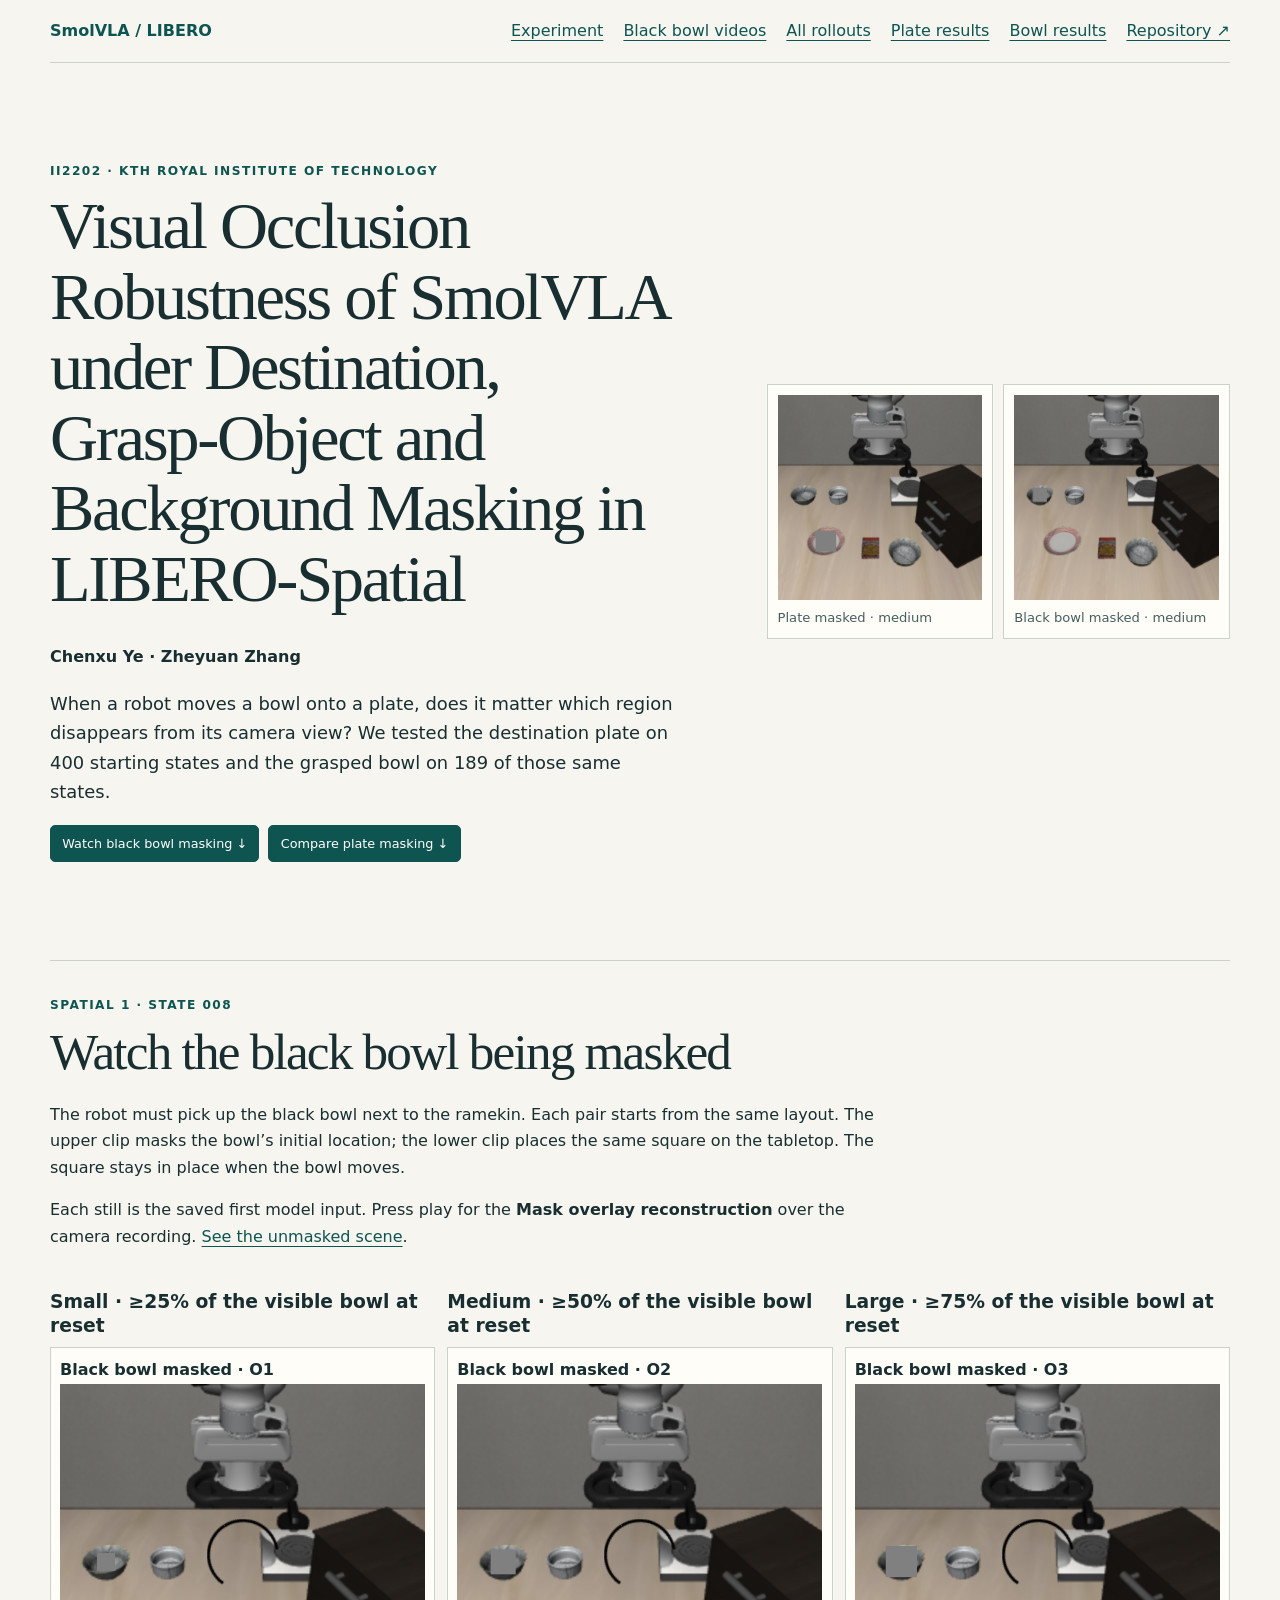
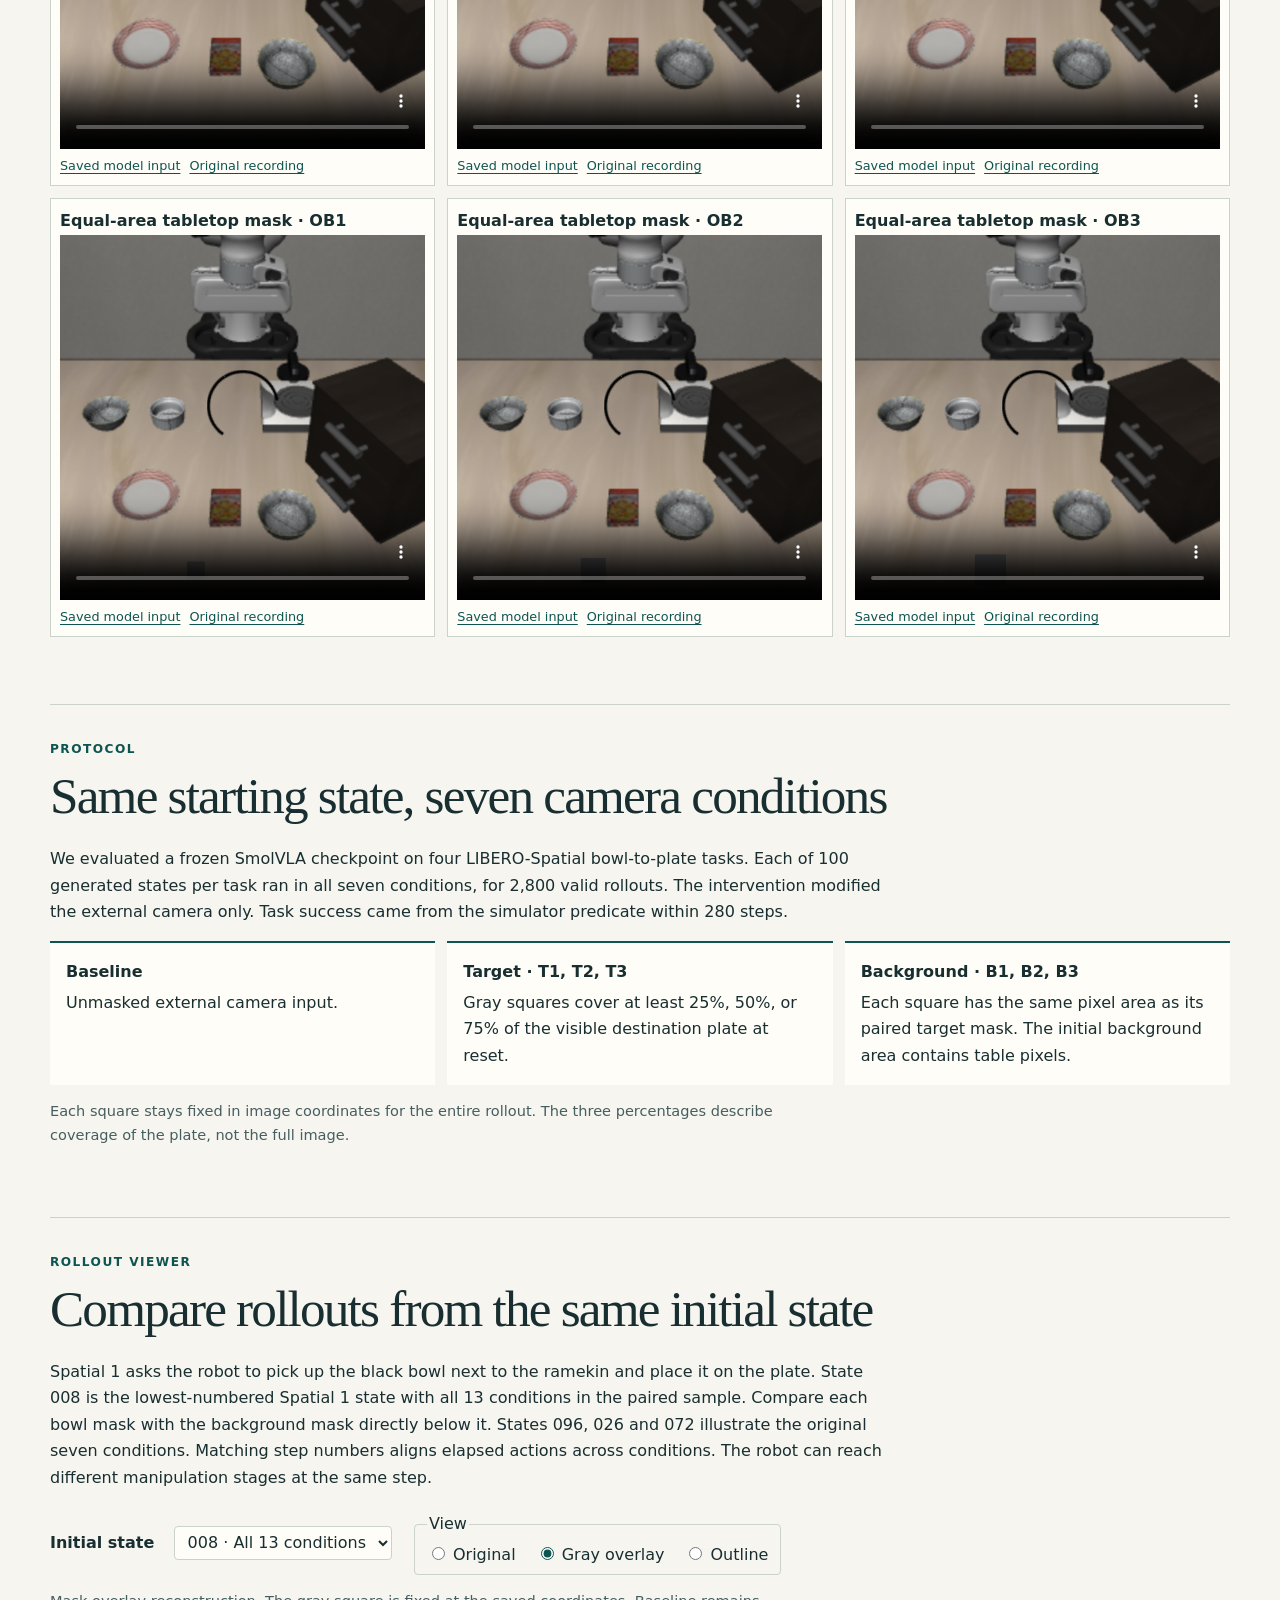
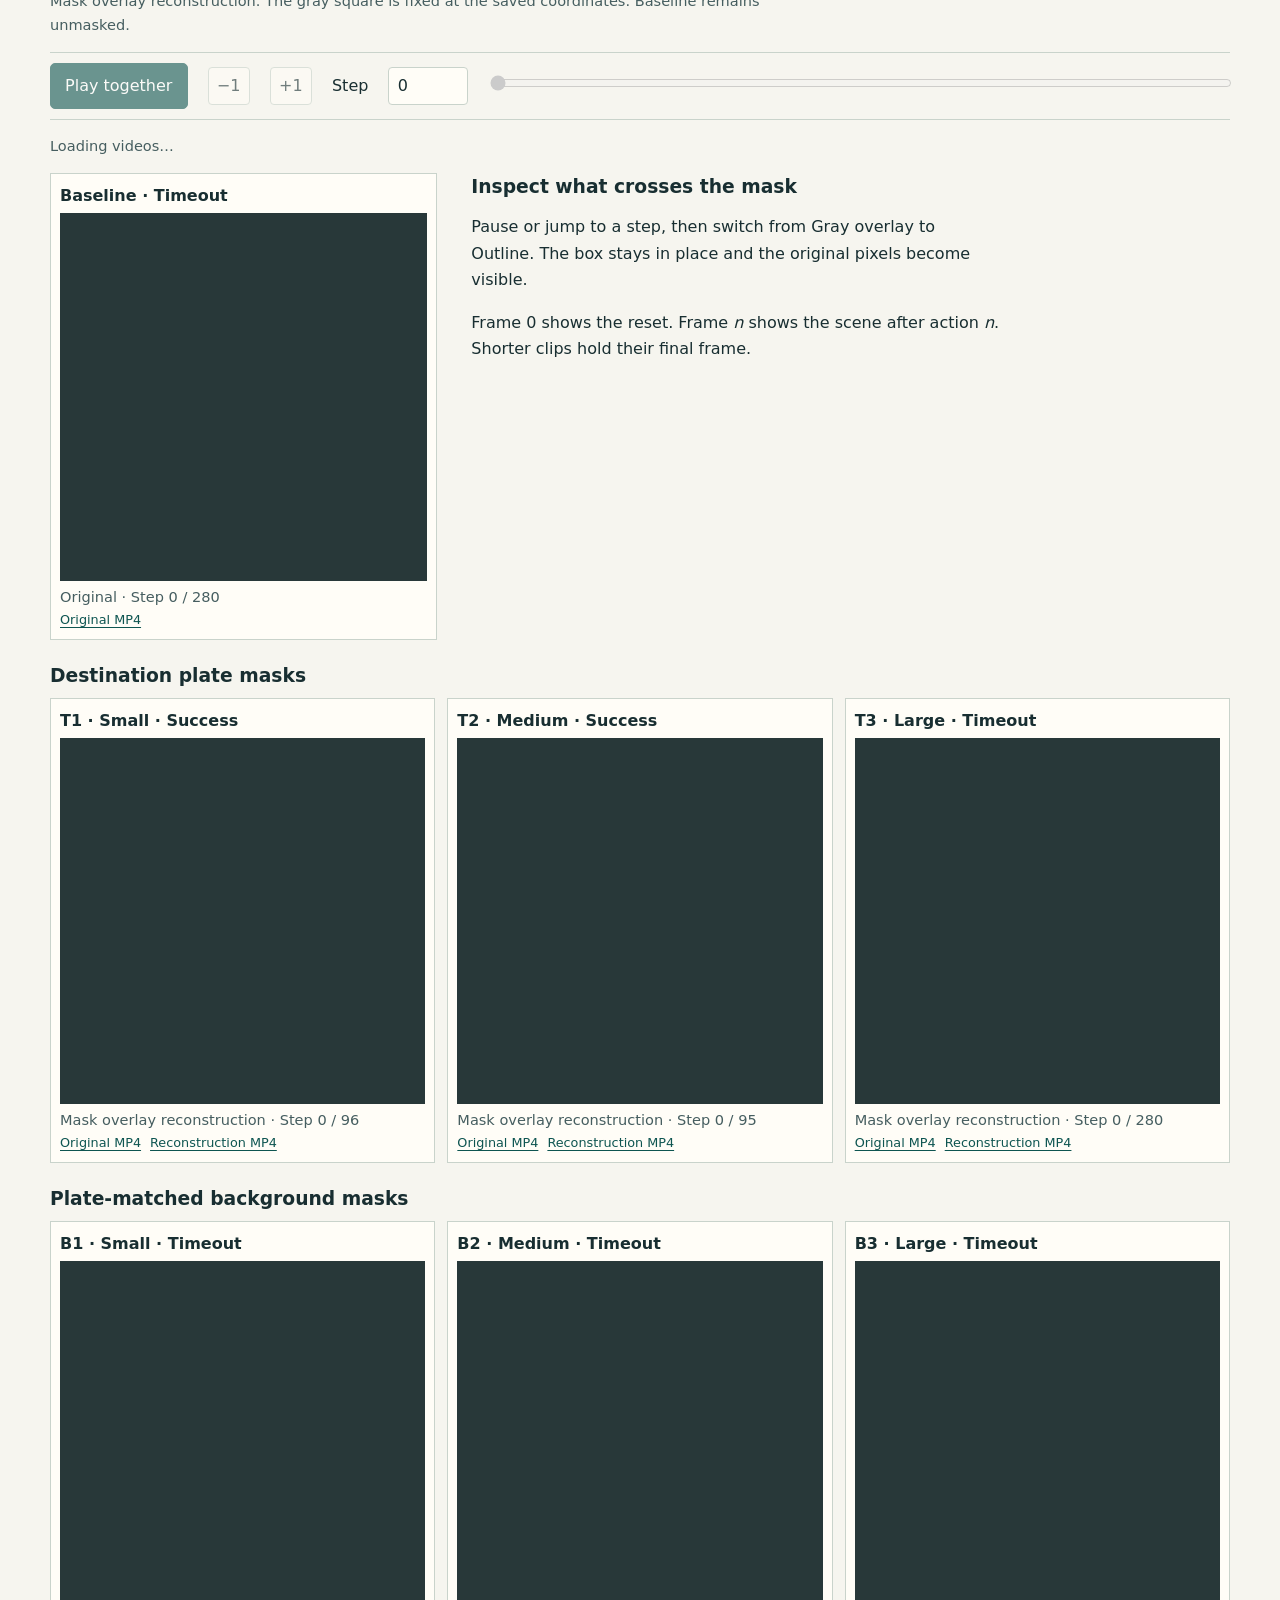
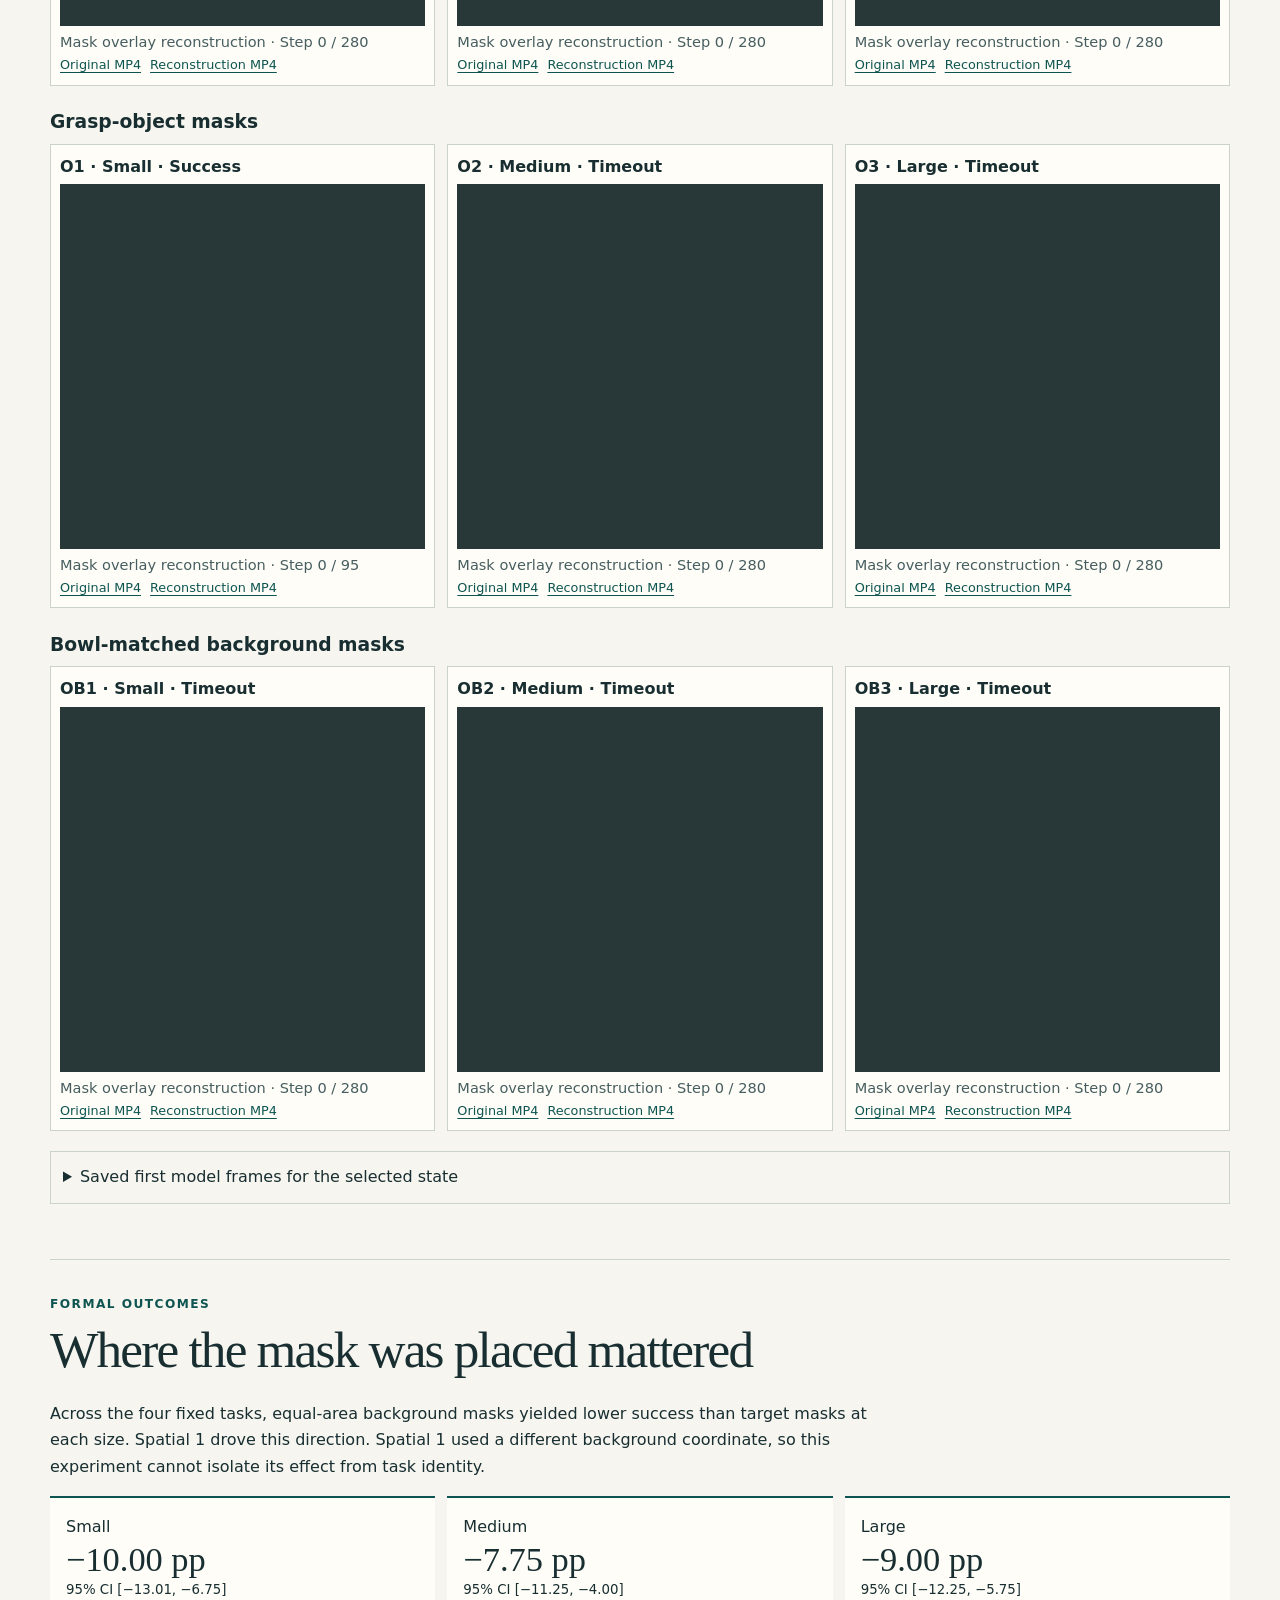
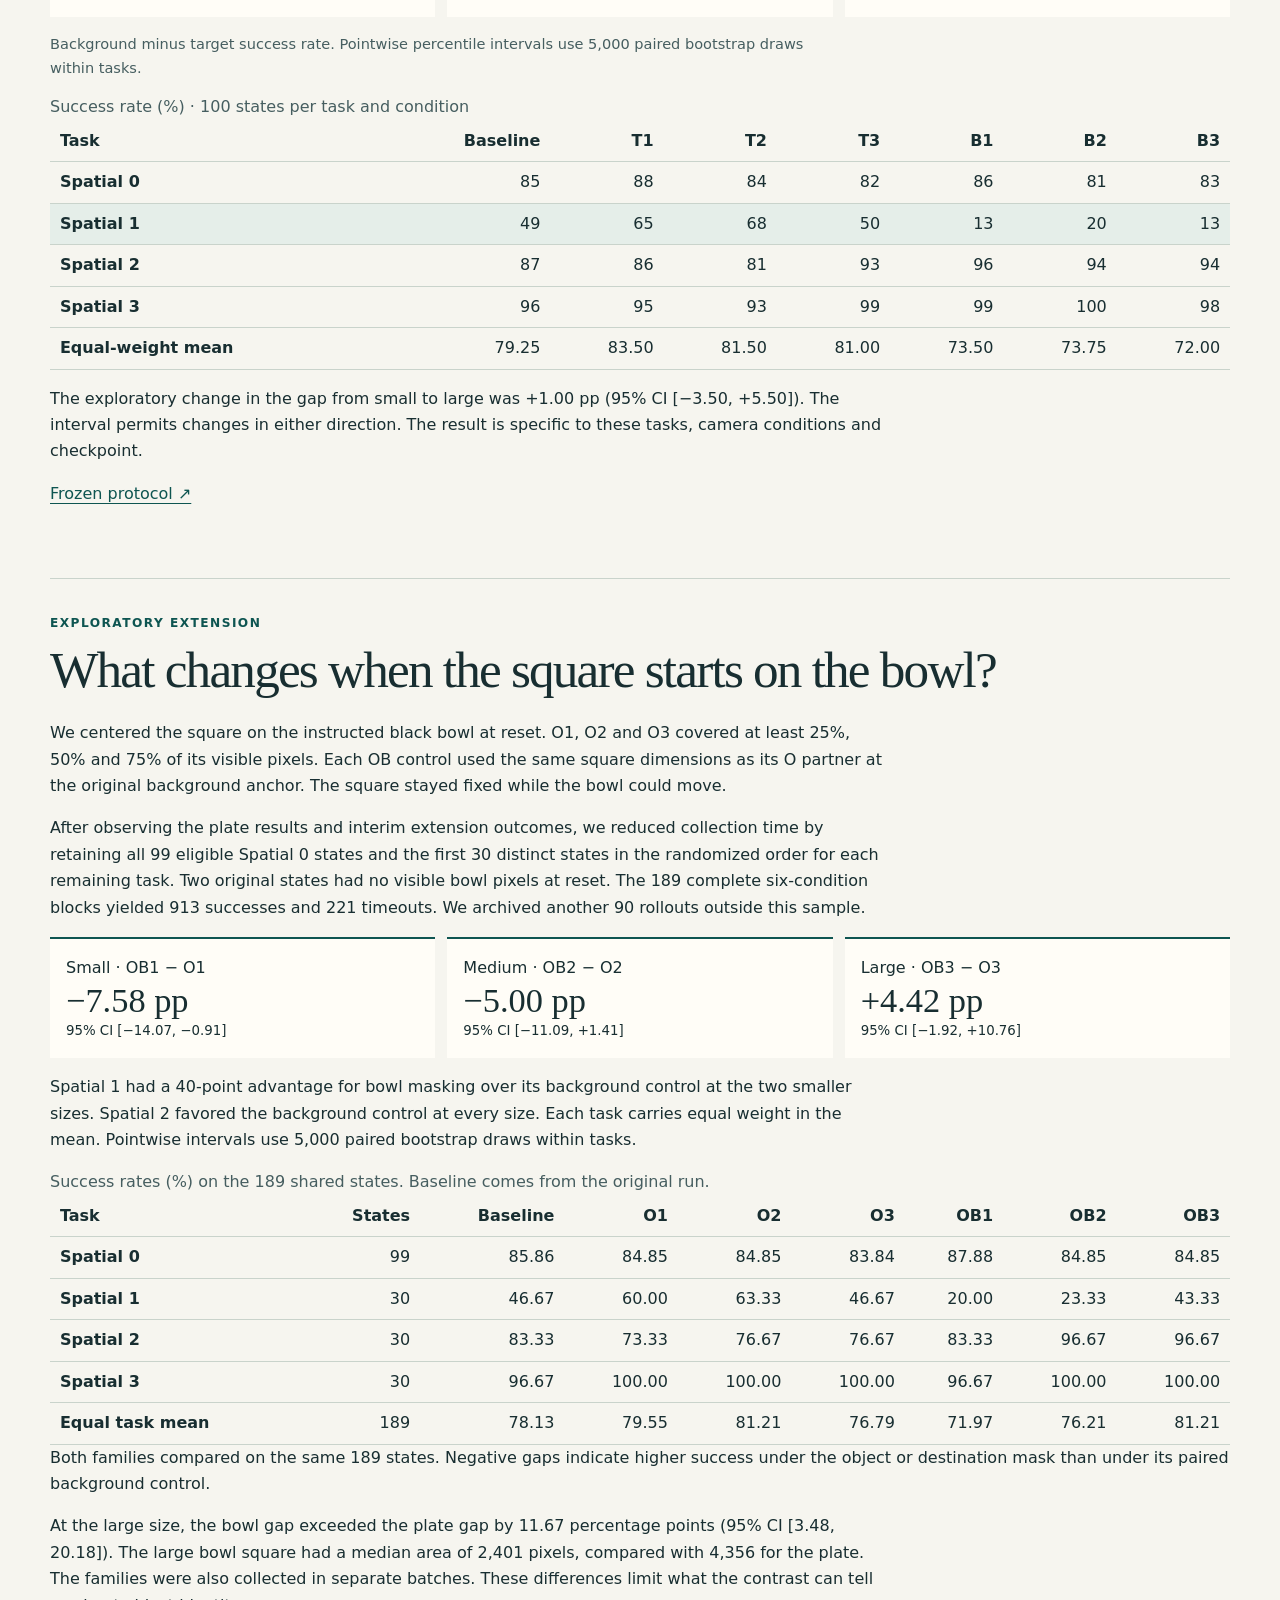
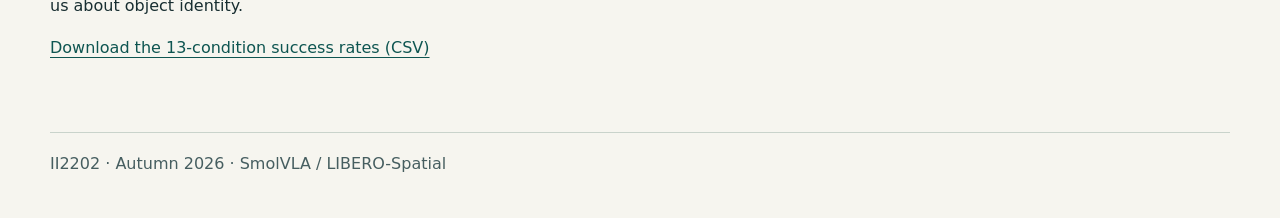
<file: docs/index.html>
<!doctype html>
<html lang="en"><meta charset="utf-8"><meta http-equiv="refresh" content="0; url=project/"><title>SmolVLA Occlusion Study</title><a href="project/">Open the SmolVLA occlusion project and rollout viewer</a></html>
</file>
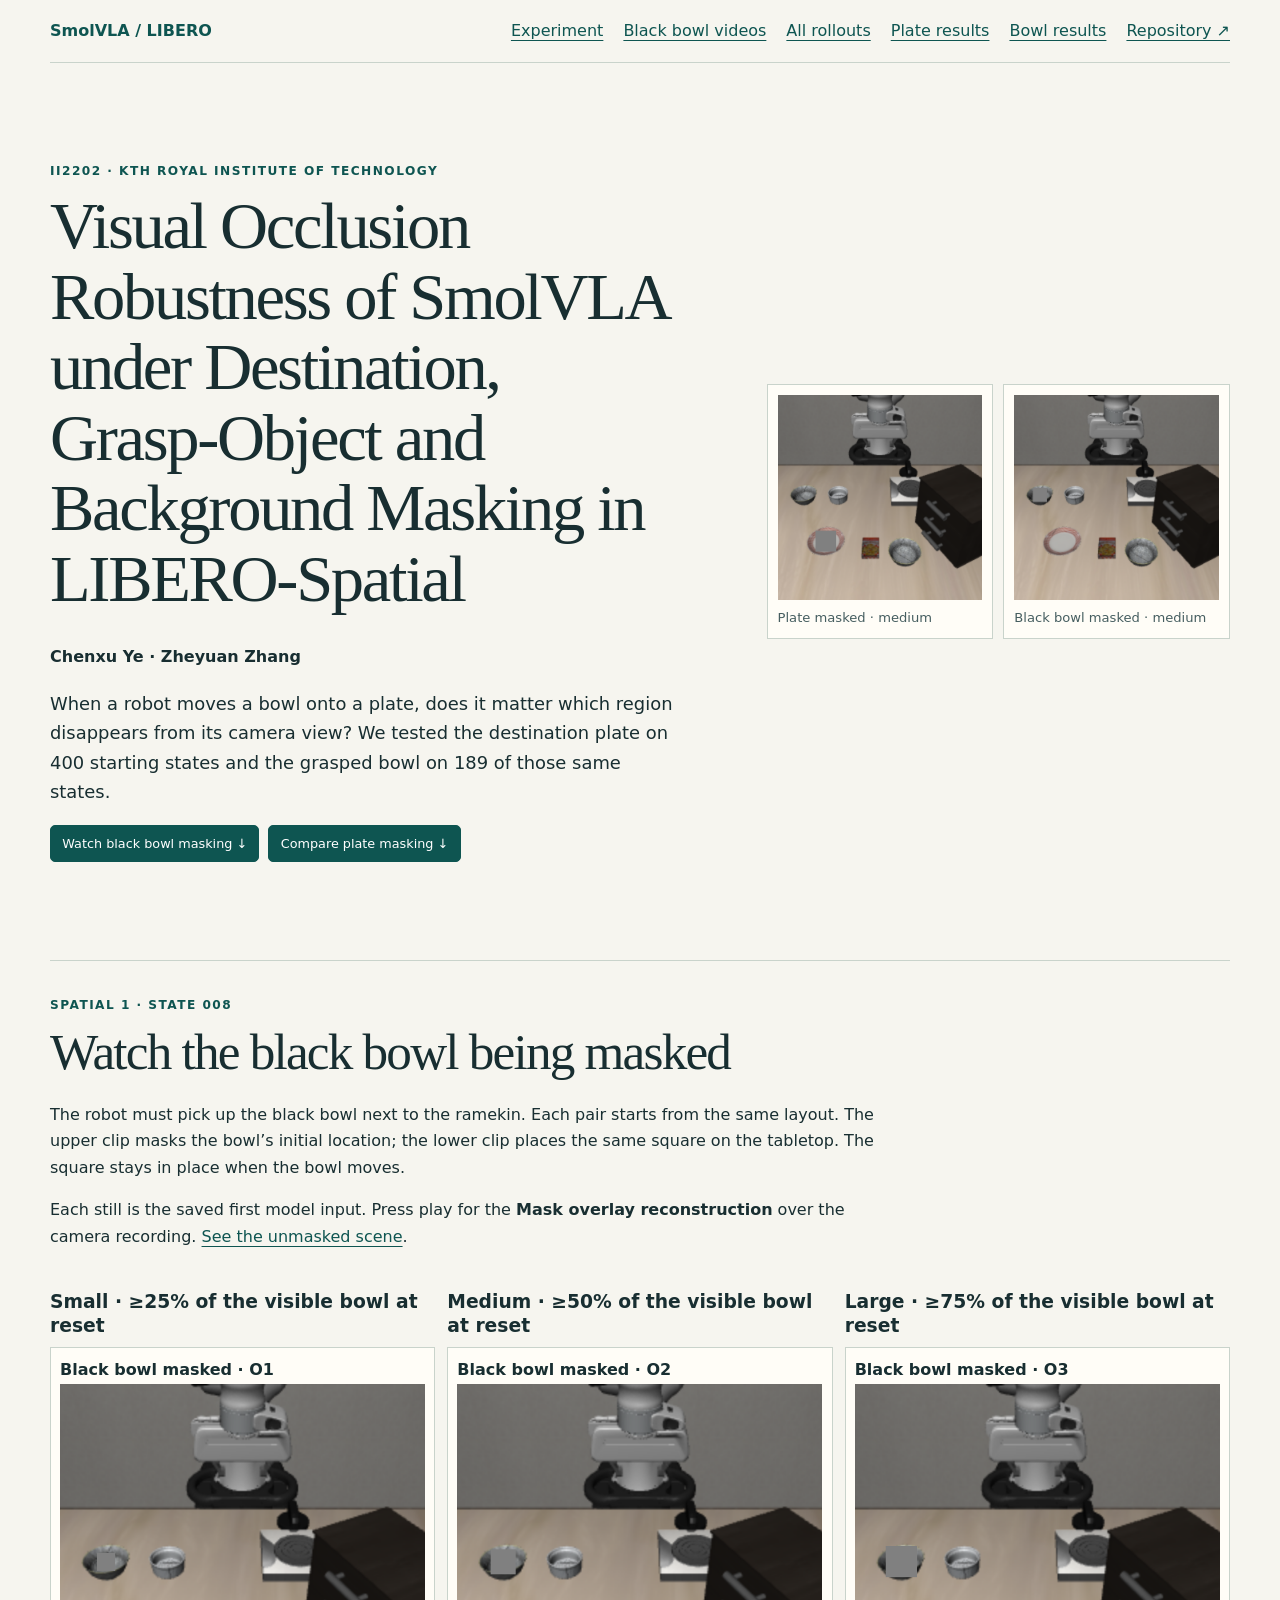
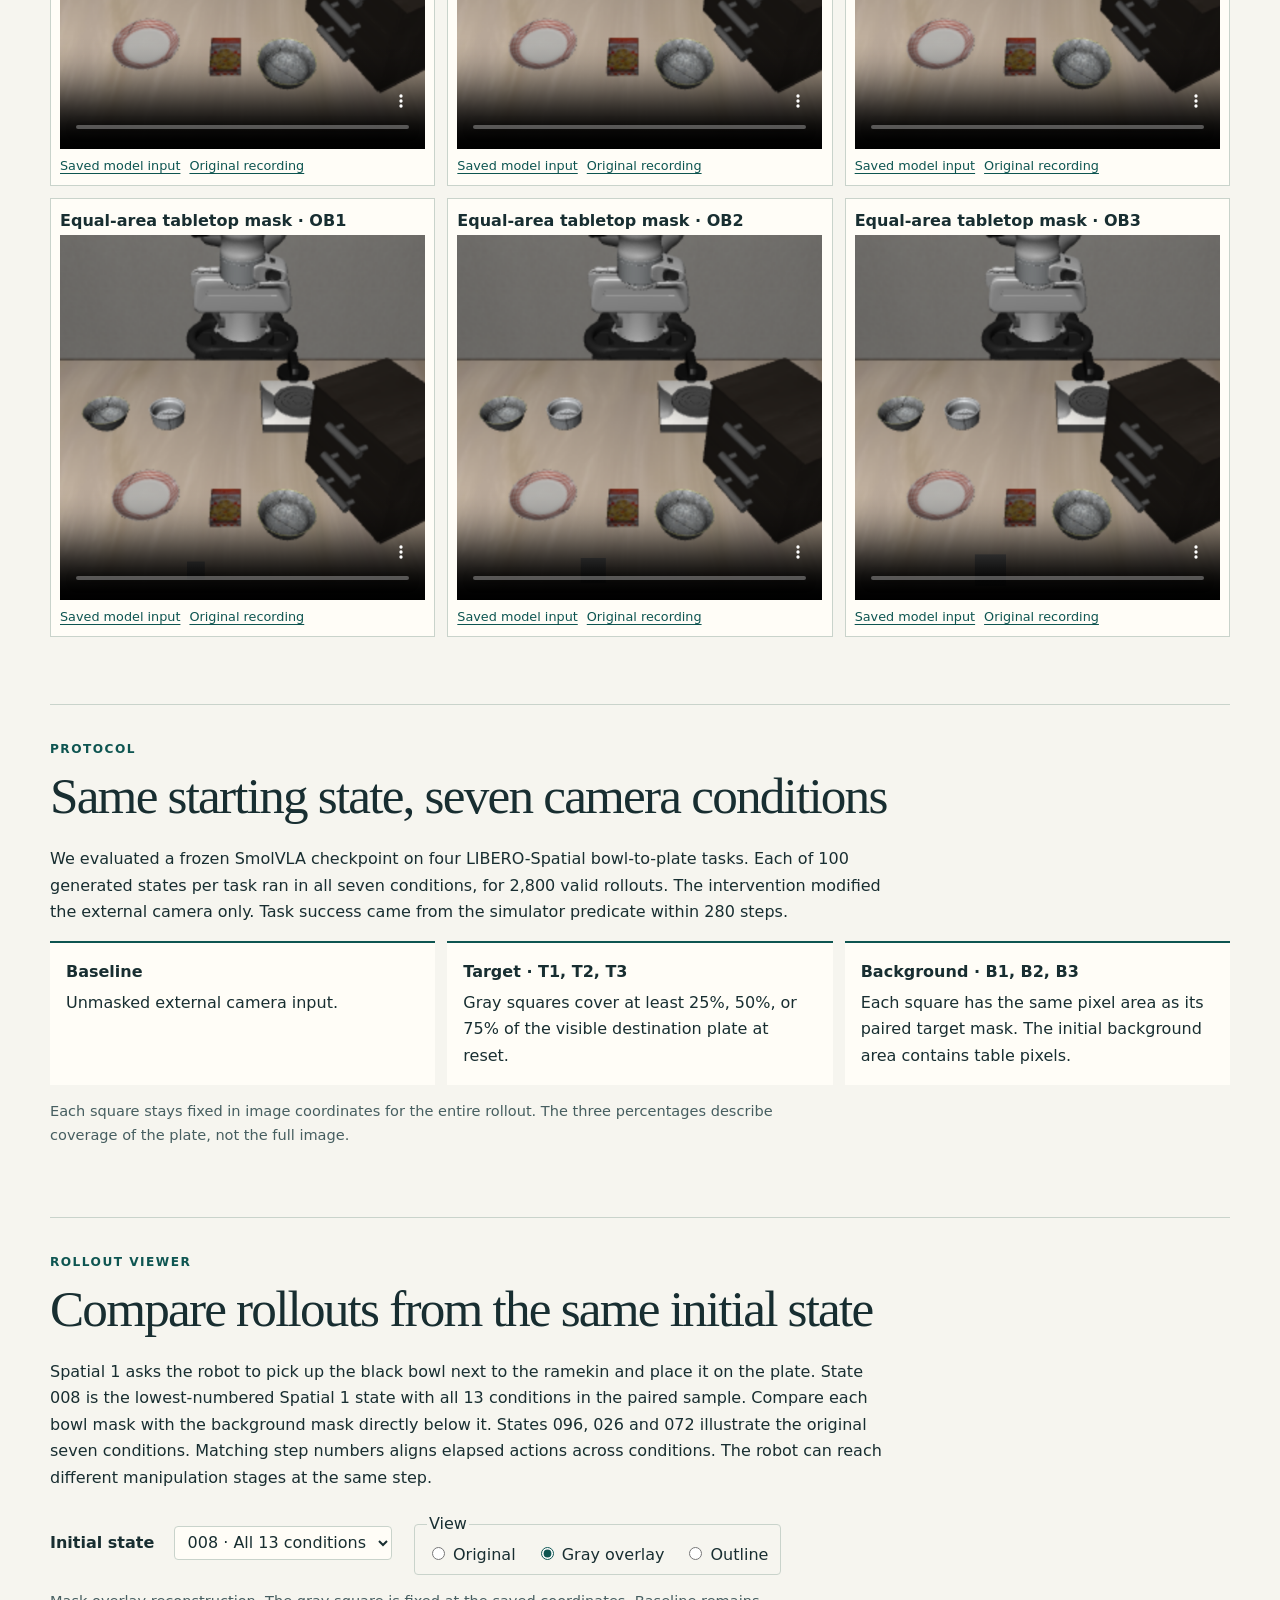
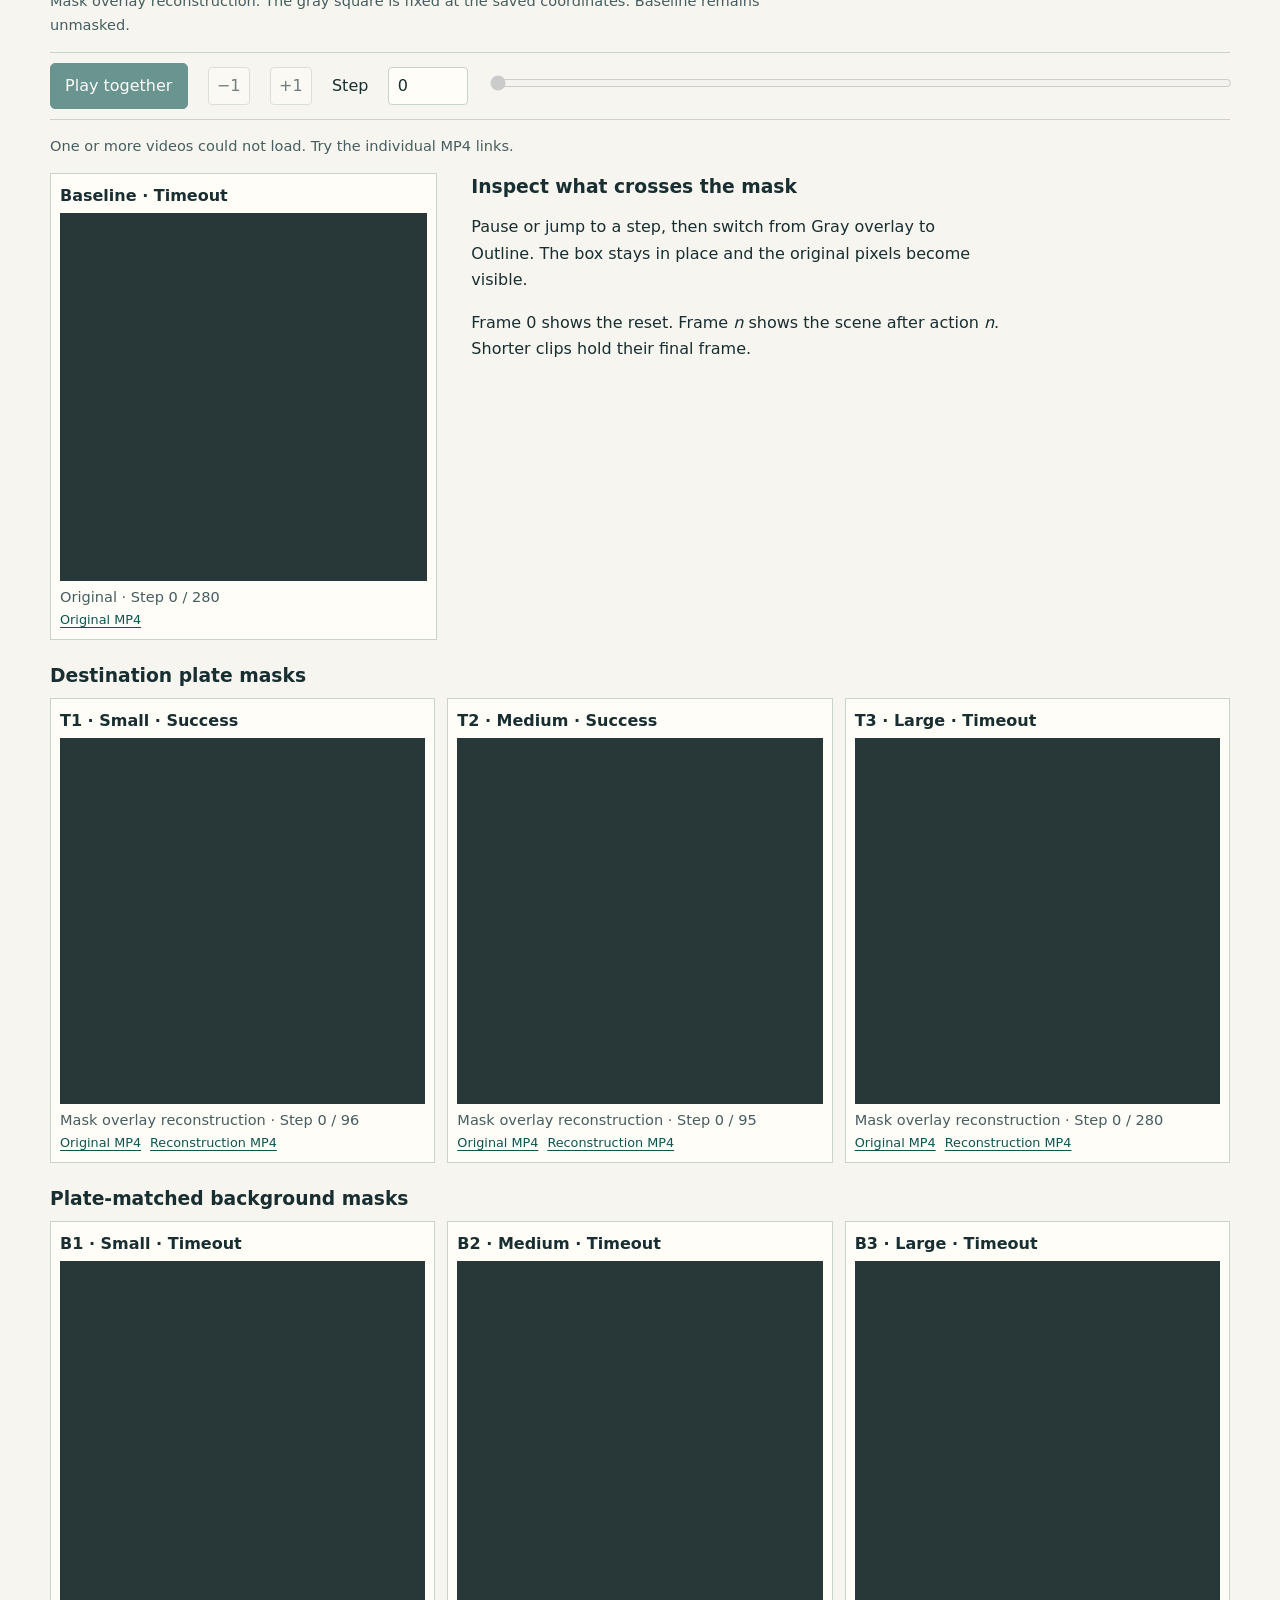
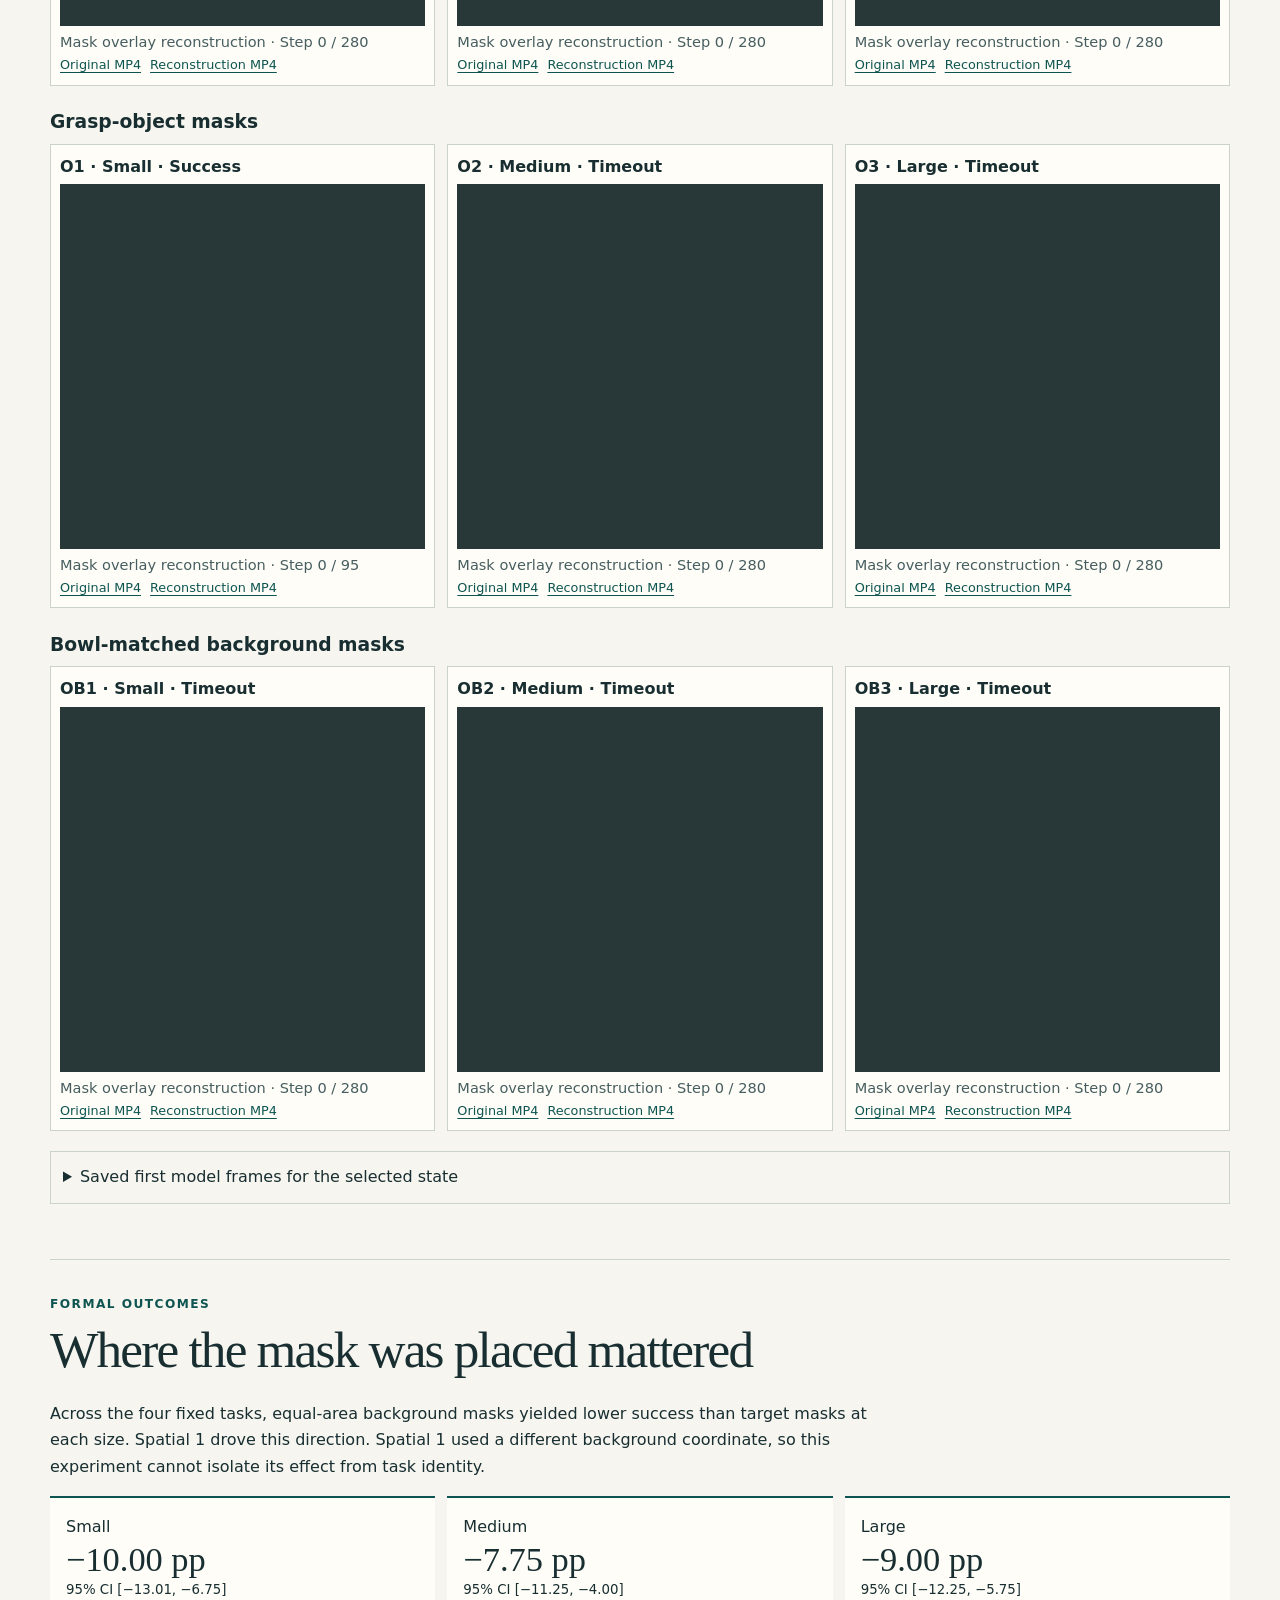
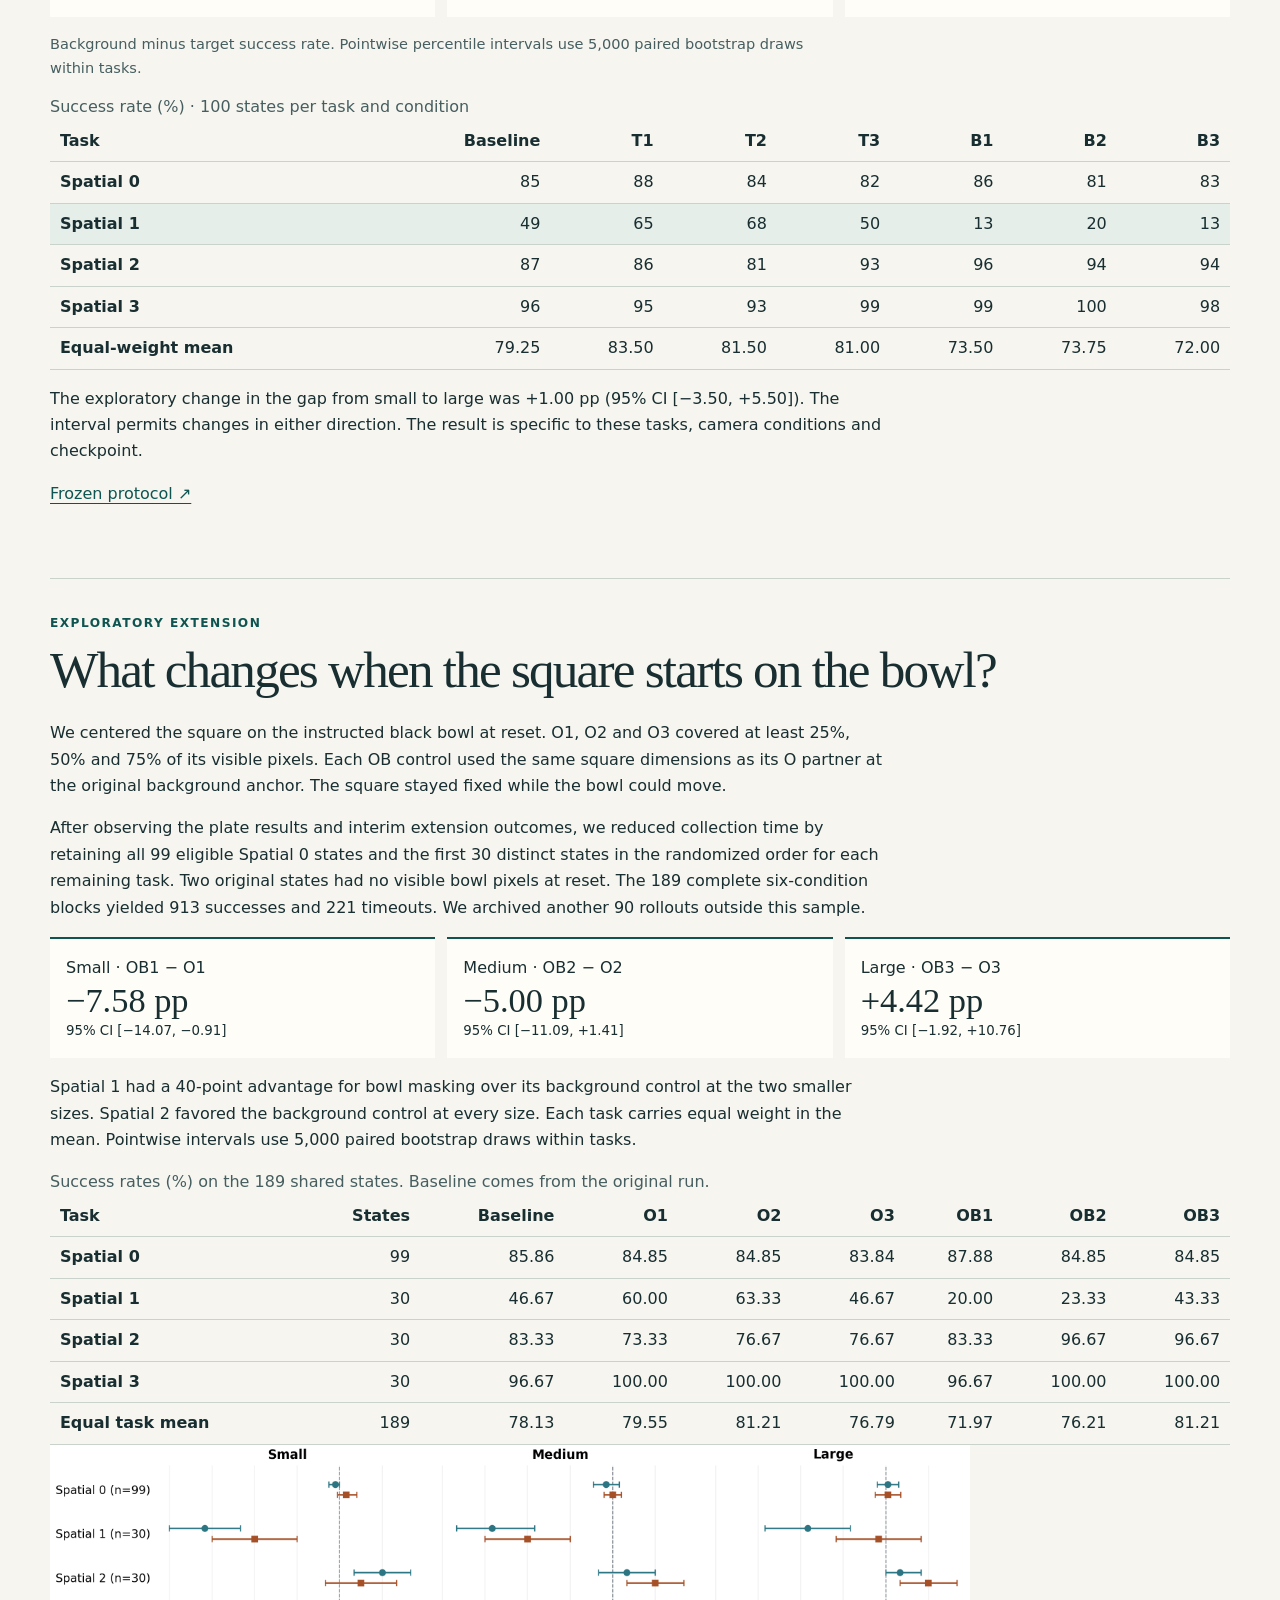
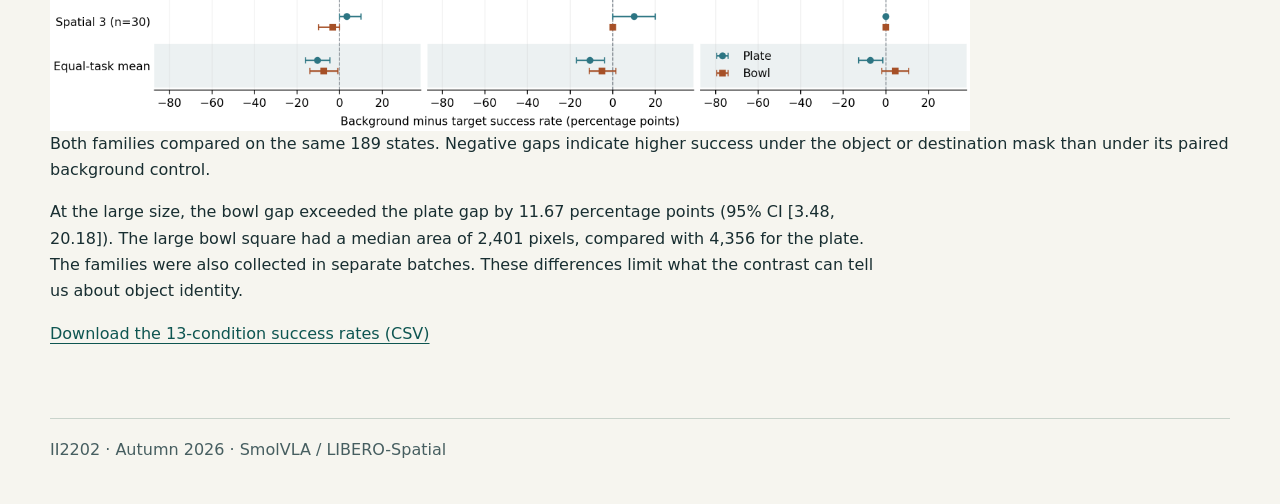
<file: docs/project/index.html>
<!doctype html>
<html lang="en">
<head>
<meta charset="utf-8">
<meta name="viewport" content="width=device-width, initial-scale=1">
<meta name="description" content="A paired evaluation of target and background occlusion in SmolVLA, with synchronized LIBERO-Spatial rollout examples.">
<title>Visual Occlusion Robustness of SmolVLA under Destination, Grasp-Object and Background Masking in LIBERO-Spatial</title>
<link rel="stylesheet" href="style.css">
<script src="cases.js" defer></script>
<script src="review.js" defer></script>
</head>
<body>
<header class="wrap masthead"><a href="#" class="brand">SmolVLA / LIBERO</a><nav aria-label="Sections"><a href="#design">Experiment</a><a href="#black-bowl">Black bowl videos</a><a href="#demos">All rollouts</a><a href="#results">Plate results</a><a href="#extension">Bowl results</a><a href="https://github.com/ZheyuanZeno/vla-study">Repository ↗</a></nav></header>
<main>
<section class="hero wrap">
<div><p class="eyebrow">II2202 · KTH Royal Institute of Technology</p><h1>Visual Occlusion Robustness of SmolVLA under Destination, Grasp-Object and Background Masking in LIBERO-Spatial</h1>
<p class="authors">Chenxu Ye · Zheyuan Zhang</p>
<p class="lede">When a robot moves a bowl onto a plate, does it matter which region disappears from its camera view? We tested the destination plate on 400 starting states and the grasped bowl on 189 of those same states.</p>
<div class="links"><a class="button" href="#black-bowl">Watch black bowl masking ↓</a><a class="button" href="#demos">Compare plate masking ↓</a></div></div>
<div class="paired-hero"><figure class="hero-image"><a href="#demos"><img src="media/008/T2-input.png" width="512" height="512" alt="Plate masked, saved external camera input"></a><figcaption>Plate masked · medium</figcaption></figure><figure class="hero-image"><a href="#black-bowl"><img src="media/008/O2-input.png" width="512" height="512" alt="Black bowl masked, saved external camera input"></a><figcaption>Black bowl masked · medium</figcaption></figure></div>
</section>
<section class="wrap section" id="black-bowl"><p class="eyebrow">Spatial 1 · State 008</p><h2>Watch the black bowl being masked</h2><p>The robot must pick up the black bowl next to the ramekin. Each pair starts from the same layout. The upper clip masks the bowl’s initial location; the lower clip places the same square on the tabletop. The square stays in place when the bowl moves.</p><p>Each still is the saved first model input. Press play for the <strong>Mask overlay reconstruction</strong> over the camera recording. <a href="media/008/Baseline-input.png">See the unmasked scene</a>.</p><div class="clips bowl-clips"><div><h3>Small · ≥25% of the visible bowl at reset</h3><figure class="frame"><figcaption><strong>Black bowl masked · O1</strong></figcaption><video controls muted playsinline preload="none" width="512" height="512" poster="media/008/O1-input.png" src="media/008/O1-mask-reconstruction.mp4" aria-label="Black bowl masked, Small, mask overlay reconstruction"></video><div class="links"><a href="media/008/O1-input.png">Saved model input</a><a href="media/008/O1-original.mp4">Original recording</a></div></figure><figure class="frame"><figcaption><strong>Equal-area tabletop mask · OB1</strong></figcaption><video controls muted playsinline preload="none" width="512" height="512" poster="media/008/OB1-input.png" src="media/008/OB1-mask-reconstruction.mp4" aria-label="Equal-area tabletop mask, Small, mask overlay reconstruction"></video><div class="links"><a href="media/008/OB1-input.png">Saved model input</a><a href="media/008/OB1-original.mp4">Original recording</a></div></figure></div><div><h3>Medium · ≥50% of the visible bowl at reset</h3><figure class="frame"><figcaption><strong>Black bowl masked · O2</strong></figcaption><video controls muted playsinline preload="none" width="512" height="512" poster="media/008/O2-input.png" src="media/008/O2-mask-reconstruction.mp4" aria-label="Black bowl masked, Medium, mask overlay reconstruction"></video><div class="links"><a href="media/008/O2-input.png">Saved model input</a><a href="media/008/O2-original.mp4">Original recording</a></div></figure><figure class="frame"><figcaption><strong>Equal-area tabletop mask · OB2</strong></figcaption><video controls muted playsinline preload="none" width="512" height="512" poster="media/008/OB2-input.png" src="media/008/OB2-mask-reconstruction.mp4" aria-label="Equal-area tabletop mask, Medium, mask overlay reconstruction"></video><div class="links"><a href="media/008/OB2-input.png">Saved model input</a><a href="media/008/OB2-original.mp4">Original recording</a></div></figure></div><div><h3>Large · ≥75% of the visible bowl at reset</h3><figure class="frame"><figcaption><strong>Black bowl masked · O3</strong></figcaption><video controls muted playsinline preload="none" width="512" height="512" poster="media/008/O3-input.png" src="media/008/O3-mask-reconstruction.mp4" aria-label="Black bowl masked, Large, mask overlay reconstruction"></video><div class="links"><a href="media/008/O3-input.png">Saved model input</a><a href="media/008/O3-original.mp4">Original recording</a></div></figure><figure class="frame"><figcaption><strong>Equal-area tabletop mask · OB3</strong></figcaption><video controls muted playsinline preload="none" width="512" height="512" poster="media/008/OB3-input.png" src="media/008/OB3-mask-reconstruction.mp4" aria-label="Equal-area tabletop mask, Large, mask overlay reconstruction"></video><div class="links"><a href="media/008/OB3-input.png">Saved model input</a><a href="media/008/OB3-original.mp4">Original recording</a></div></figure></div></div></section>
<section class="wrap section" id="design">
<p class="eyebrow">Protocol</p><h2>Same starting state, seven camera conditions</h2>
<p>We evaluated a frozen SmolVLA checkpoint on four LIBERO-Spatial bowl-to-plate tasks. Each of 100 generated states per task ran in all seven conditions, for 2,800 valid rollouts. The intervention modified the external camera only. Task success came from the simulator predicate within 280 steps.</p>
<div class="design">
<div><strong>Baseline</strong><p>Unmasked external camera input.</p></div>
<div><strong>Target · T1, T2, T3</strong><p>Gray squares cover at least 25%, 50%, or 75% of the visible destination plate at reset.</p></div>
<div><strong>Background · B1, B2, B3</strong><p>Each square has the same pixel area as its paired target mask. The initial background area contains table pixels.</p></div>
</div>
<p class="muted">Each square stays fixed in image coordinates for the entire rollout. The three percentages describe coverage of the plate, not the full image.</p>
</section>
<section class="wrap section" id="demos">
<p class="eyebrow">Rollout viewer</p><h2>Compare rollouts from the same initial state</h2>
<p>Spatial 1 asks the robot to pick up the black bowl next to the ramekin and place it on the plate. State 008 is the lowest-numbered Spatial 1 state with all 13 conditions in the paired sample. Compare each bowl mask with the background mask directly below it. States 096, 026 and 072 illustrate the original seven conditions. Matching step numbers aligns elapsed actions across conditions. The robot can reach different manipulation stages at the same step.</p>
<div class="toolbar">
<label for="state"><strong>Initial state</strong></label><select id="state"><option value="008">008 · All 13 conditions</option><option value="096">096 · Primary study</option><option value="026">026</option><option value="072">072</option></select>
<fieldset id="modes"><legend>View</legend>
<label><input type="radio" name="mode" value="original"> Original</label>
<label><input type="radio" name="mode" value="reconstruction" checked> Gray overlay</label>
<label><input type="radio" name="mode" value="outline"> Outline</label></fieldset>
</div>
<p id="mode-note" class="muted">Gray squares reconstruct the saved mask location on the external camera footage.</p>
<div class="transport">
<button type="button" id="play" disabled>Play together</button>
<button type="button" id="prev" aria-label="Previous step" disabled>−1</button>
<button type="button" id="next" aria-label="Next step" disabled>+1</button>
<label for="step">Step</label><input id="step" type="number" min="0" value="0" disabled>
<label class="slider"><span class="sr-only">Rollout step</span><input id="seek" type="range" min="0" value="0" disabled></label>
</div>
<p id="status" class="muted" role="status">Loading videos…</p>
<div id="players">
<div class="baseline-grid"><div id="baseline"></div><div class="viewer-help"><h3>Inspect what crosses the mask</h3><p>Pause or jump to a step, then switch from Gray overlay to Outline. The box stays in place and the original pixels become visible.</p><p>Frame 0 shows the reset. Frame <i>n</i> shows the scene after action <i>n</i>. Shorter clips hold their final frame.</p></div></div>
<h3>Destination plate masks</h3><div class="clips" id="target"></div>
<h3>Plate-matched background masks</h3><div class="clips" id="background"></div>
<div id="object-family"><h3>Grasp-object masks</h3><div class="clips" id="object"></div><h3>Bowl-matched background masks</h3><div class="clips" id="object-background"></div></div>
</div>
<details class="evidence"><summary>Saved first model frames for the selected state</summary><p>These are the saved <code>masked.png</code> images. The video overlays are reconstructed from external-camera recordings. Model input was saved independently at the first frame only.</p><div class="initial-grid" id="initial"></div></details>
</section>
<section class="wrap section" id="results">
<p class="eyebrow">Formal outcomes</p><h2>Where the mask was placed mattered</h2>
<p>Across the four fixed tasks, equal-area background masks yielded lower success than target masks at each size. Spatial 1 drove this direction. Spatial 1 used a different background coordinate, so this experiment cannot isolate its effect from task identity.</p>
<div class="gaps">
<div><span>Small</span><strong>−10.00 pp</strong><small>95% CI [−13.01, −6.75]</small></div>
<div><span>Medium</span><strong>−7.75 pp</strong><small>95% CI [−11.25, −4.00]</small></div>
<div><span>Large</span><strong>−9.00 pp</strong><small>95% CI [−12.25, −5.75]</small></div>
</div>
<p class="muted">Background minus target success rate. Pointwise percentile intervals use 5,000 paired bootstrap draws within tasks.</p>
<div class="table-scroll"><table>
<caption>Success rate (%) · 100 states per task and condition</caption>
<thead><tr><th scope="col">Task</th><th scope="col">Baseline</th><th scope="col">T1</th><th scope="col">T2</th><th scope="col">T3</th><th scope="col">B1</th><th scope="col">B2</th><th scope="col">B3</th></tr></thead>
<tbody><tr><th scope="row">Spatial 0</th><td>85</td><td>88</td><td>84</td><td>82</td><td>86</td><td>81</td><td>83</td></tr>
<tr class="highlight"><th scope="row">Spatial 1</th><td>49</td><td>65</td><td>68</td><td>50</td><td>13</td><td>20</td><td>13</td></tr>
<tr><th scope="row">Spatial 2</th><td>87</td><td>86</td><td>81</td><td>93</td><td>96</td><td>94</td><td>94</td></tr>
<tr><th scope="row">Spatial 3</th><td>96</td><td>95</td><td>93</td><td>99</td><td>99</td><td>100</td><td>98</td></tr>
<tr><th scope="row">Equal-weight mean</th><td>79.25</td><td>83.50</td><td>81.50</td><td>81.00</td><td>73.50</td><td>73.75</td><td>72.00</td></tr></tbody></table></div>
<p>The exploratory change in the gap from small to large was +1.00 pp (95% CI [−3.50, +5.50]). The interval permits changes in either direction. The result is specific to these tasks, camera conditions and checkpoint.</p>
<p><a href="https://github.com/ZheyuanZeno/vla-study/blob/main/configs/formal_fresh100_protocol.json">Frozen protocol ↗</a></p>
</section>
<section class="wrap section" id="extension">
<p class="eyebrow">Exploratory extension</p><h2>What changes when the square starts on the bowl?</h2>
<p>We centered the square on the instructed black bowl at reset. O1, O2 and O3 covered at least 25%, 50% and 75% of its visible pixels. Each OB control used the same square dimensions as its O partner at the original background anchor. The square stayed fixed while the bowl could move.</p>
<p>After observing the plate results and interim extension outcomes, we reduced collection time by retaining all 99 eligible Spatial 0 states and the first 30 distinct states in the randomized order for each remaining task. Two original states had no visible bowl pixels at reset. The 189 complete six-condition blocks yielded 913 successes and 221 timeouts. We archived another 90 rollouts outside this sample.</p>
<div class="gaps"><div><span>Small · OB1 − O1</span><strong>−7.58 pp</strong><small>95% CI [−14.07, −0.91]</small></div><div><span>Medium · OB2 − O2</span><strong>−5.00 pp</strong><small>95% CI [−11.09, +1.41]</small></div><div><span>Large · OB3 − O3</span><strong>+4.42 pp</strong><small>95% CI [−1.92, +10.76]</small></div></div>
<p>Spatial 1 had a 40-point advantage for bowl masking over its background control at the two smaller sizes. Spatial 2 favored the background control at every size. Each task carries equal weight in the mean. Pointwise intervals use 5,000 paired bootstrap draws within tasks.</p>
<div class="table-scroll"><table><caption>Success rates (%) on the 189 shared states. Baseline comes from the original run.</caption><thead><tr><th>Task</th><th>States</th><th>Baseline</th><th>O1</th><th>O2</th><th>O3</th><th>OB1</th><th>OB2</th><th>OB3</th></tr></thead><tbody><tr><th scope="row">Spatial 0</th><td>99</td><td>85.86</td><td>84.85</td><td>84.85</td><td>83.84</td><td>87.88</td><td>84.85</td><td>84.85</td></tr><tr><th scope="row">Spatial 1</th><td>30</td><td>46.67</td><td>60.00</td><td>63.33</td><td>46.67</td><td>20.00</td><td>23.33</td><td>43.33</td></tr><tr><th scope="row">Spatial 2</th><td>30</td><td>83.33</td><td>73.33</td><td>76.67</td><td>76.67</td><td>83.33</td><td>96.67</td><td>96.67</td></tr><tr><th scope="row">Spatial 3</th><td>30</td><td>96.67</td><td>100.00</td><td>100.00</td><td>100.00</td><td>96.67</td><td>100.00</td><td>100.00</td></tr><tr><th scope="row">Equal task mean</th><td>189</td><td>78.13</td><td>79.55</td><td>81.21</td><td>76.79</td><td>71.97</td><td>76.21</td><td>81.21</td></tr></tbody></table></div>
<figure><a href="media/object-mask-gaps.png"><img loading="lazy" style="width:100%;max-width:920px;height:auto" src="media/object-mask-gaps.png" alt="Task-level and equal-task paired intervals for plate and bowl masks at three sizes"></a><figcaption>Both families compared on the same 189 states. Negative gaps indicate higher success under the object or destination mask than under its paired background control.</figcaption></figure>
<p>At the large size, the bowl gap exceeded the plate gap by 11.67 percentage points (95% CI [3.48, 20.18]). The large bowl square had a median area of 2,401 pixels, compared with 4,356 for the plate. The families were also collected in separate batches. These differences limit what the contrast can tell us about object identity.</p>
<p><a href="paired-success-rates.csv" download>Download the 13-condition success rates (CSV)</a></p></section>
</main>
<footer class="wrap">II2202 · Autumn 2026 · SmolVLA / LIBERO-Spatial</footer>
</body></html>
</file>
<file: docs/project/style.css>
:root{color-scheme:light;--paper:#f6f5ef;--ink:#182e31;--muted:#465e60;--teal:#0e5551;--line:#c9d3cb;--white:#fffdf7;font:16px/1.65 "Instrument Sans",system-ui,sans-serif;color:var(--ink);background:var(--paper)}
*{box-sizing:border-box}body{margin:0}.wrap{width:min(1180px,calc(100% - 40px));margin-inline:auto}
a{color:var(--teal);text-underline-offset:.22em}.masthead,.masthead nav,.toolbar,fieldset,.transport,.links{display:flex;gap:12px 20px;align-items:center;flex-wrap:wrap}.masthead{justify-content:space-between;border-bottom:1px solid var(--line);padding-block:18px}.brand{font-weight:750;text-decoration:none}
.hero{display:grid;grid-template-columns:minmax(0,1.15fr) minmax(300px,.85fr);gap:clamp(28px,7vw,90px);align-items:center;padding-block:clamp(36px,8vw,98px)}
h1,h2{font-family:"Instrument Serif",Georgia,serif;font-weight:500;line-height:1.06;letter-spacing:-.035em;margin:.14em 0 .45em}h1{font-size:clamp(2.65rem,5.2vw,4.9rem)}h2{font-size:clamp(2rem,4vw,3.25rem)}h3{line-height:1.25;margin:1.3em 0 .55em}
.eyebrow{font-size:.76rem;font-weight:750;text-transform:uppercase;letter-spacing:.12em;color:var(--teal);margin:0 0 .8em}.authors{font-weight:650}.lede{font-size:1.12rem}.button,#play{display:inline-block;background:var(--teal);color:white;text-decoration:none;border:1px solid var(--teal);border-radius:5px;padding:.55em .88em}
figure{margin:0}.hero-image{border:1px solid var(--line);background:var(--white);padding:10px}.hero-image figcaption{font-size:.82rem;color:var(--muted);margin-top:7px}img,video{display:block;width:100%;height:auto}
.section{padding-block:34px 55px;border-top:1px solid var(--line)}.section>p{max-width:82ch}.muted,.caption{color:var(--muted);font-size:.91rem}
.design,.gaps,.clips{display:grid;grid-template-columns:repeat(3,minmax(0,1fr));gap:12px}.design>div,.gaps>div{background:var(--white);padding:16px;border-top:2px solid var(--teal)}.design p{margin:.25em 0 0}.gaps strong,.gaps small{display:block}.gaps strong{font:2.15rem Georgia,serif}
.toolbar{margin-top:20px}fieldset{border:1px solid var(--line);border-radius:4px;padding:5px 12px}input[type=radio]{accent-color:var(--teal)}.transport{padding:10px 0;border-block:1px solid var(--line)}
button,select,input[type=number]{font:inherit;color:inherit;padding:.32em .52em;border:1px solid var(--line);border-radius:4px;background:var(--white)}button,summary{cursor:pointer}button:disabled{opacity:.6}.slider{flex:1 1 190px}.slider input{width:100%;accent-color:var(--teal)}input[type=number]{width:5em}.sr-only{position:absolute;clip-path:inset(50%);width:1px;height:1px;overflow:hidden}
.baseline-grid{display:grid;grid-template-columns:minmax(0,1fr) minmax(0,2fr);gap:18px;align-items:start}.viewer-help{padding:2px 16px;max-width:55ch}.viewer-help h3{margin-top:0}
.frame{background:var(--white);border:1px solid var(--line);padding:9px;min-width:0}.label{font-weight:700}.media{position:relative;aspect-ratio:1;background:#283839;margin:.25em 0}.media video{aspect-ratio:1;object-fit:contain}.outline{position:absolute;box-sizing:border-box;pointer-events:none;border:2px solid #ffb13b}.links{font-size:.8rem;gap:3px 9px}.initial-grid{display:grid;grid-template-columns:repeat(4,minmax(0,1fr));gap:8px}
.evidence{margin-top:20px;border:1px solid var(--line);padding:12px}.table-scroll{overflow:auto}table{width:100%;border-collapse:collapse;font-variant-numeric:tabular-nums}caption{text-align:left;color:var(--muted)}th,td{padding:.44em .62em;border-bottom:1px solid var(--line);white-space:nowrap;text-align:right}th:first-child{text-align:left}.highlight{background:#e5eee9}footer{border-top:1px solid var(--line);padding:18px 0 40px;color:var(--muted)}
@media(max-width:700px){.hero,.baseline-grid{grid-template-columns:1fr}.hero-image{max-width:440px}.clips,.initial-grid{grid-template-columns:repeat(2,minmax(0,1fr))}.design,.gaps{grid-template-columns:1fr}}
@media(max-width:380px){.clips,.initial-grid{grid-template-columns:1fr}}

.paired-hero{display:grid;grid-template-columns:repeat(2,minmax(0,1fr));gap:10px}.bowl-clips .frame{margin-bottom:12px}.bowl-clips video{width:100%;height:auto;display:block}.bowl-clips .links{padding-top:6px}
</file>
